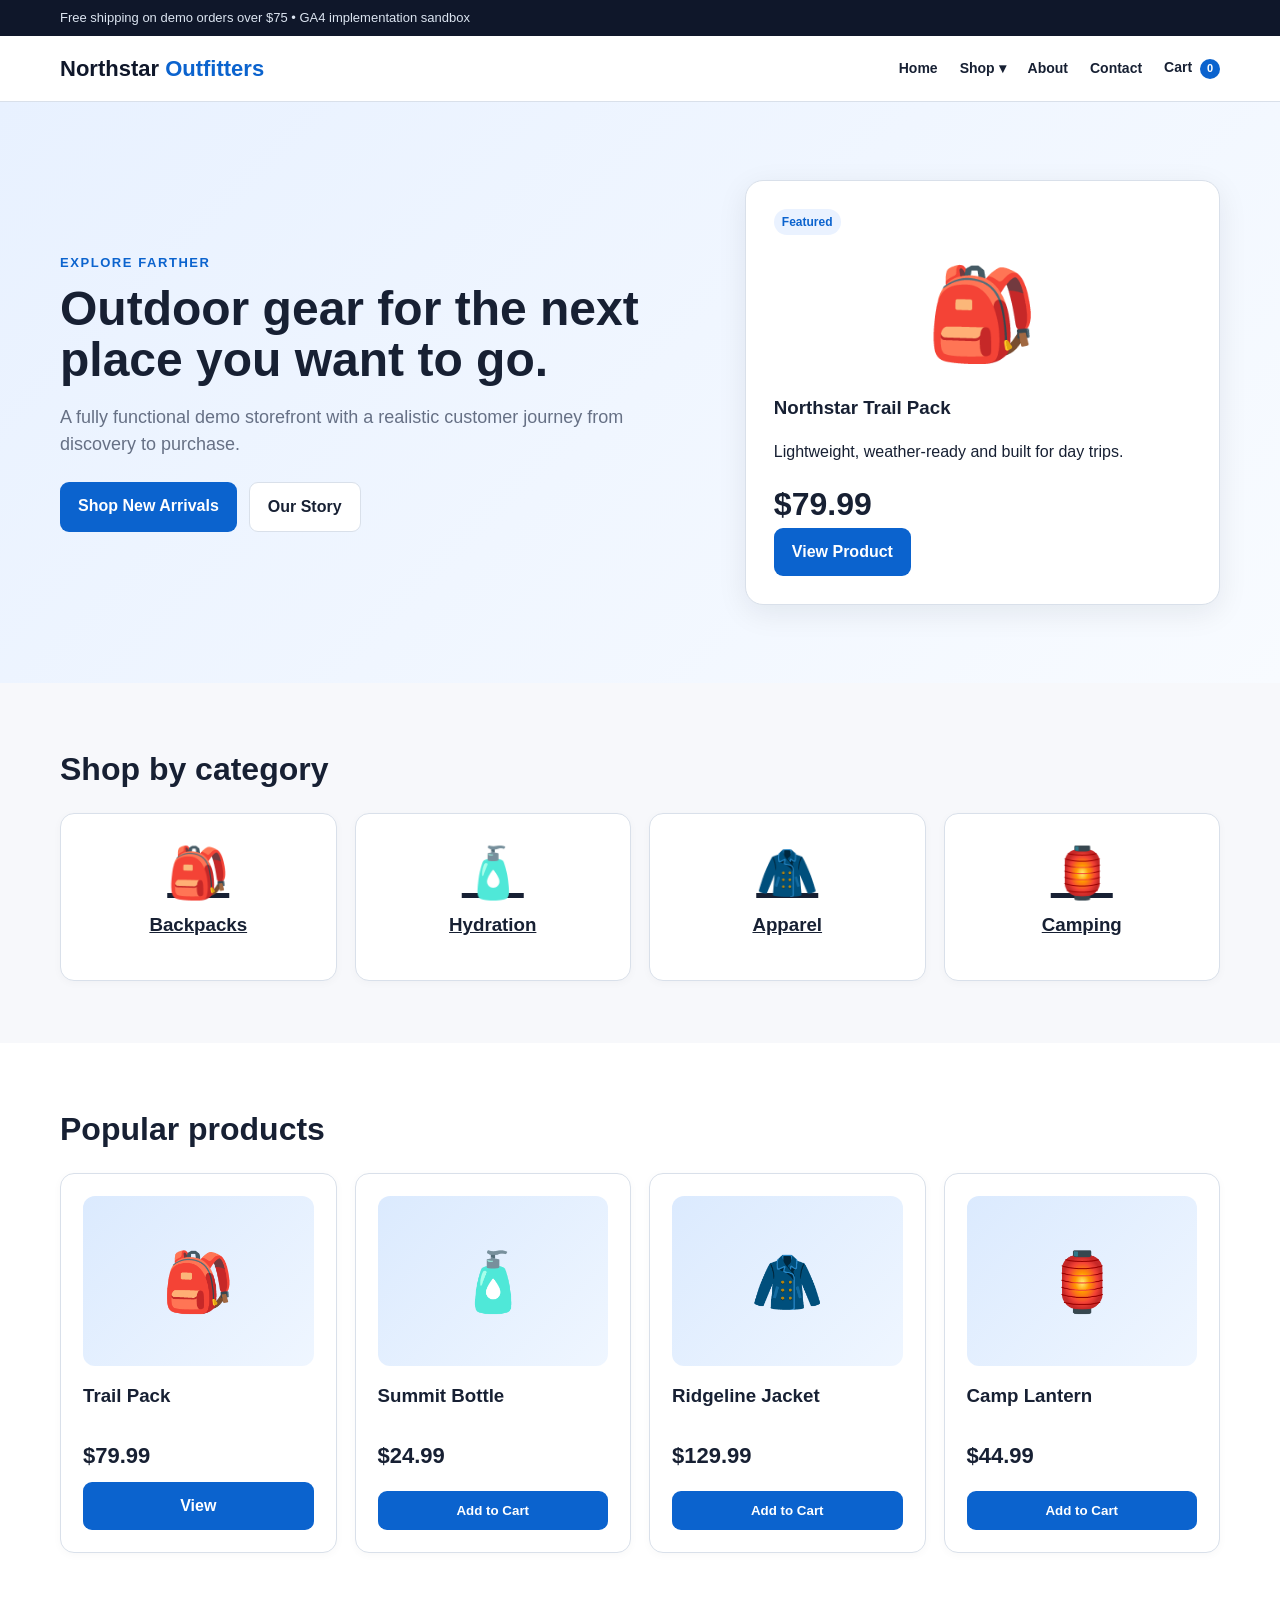
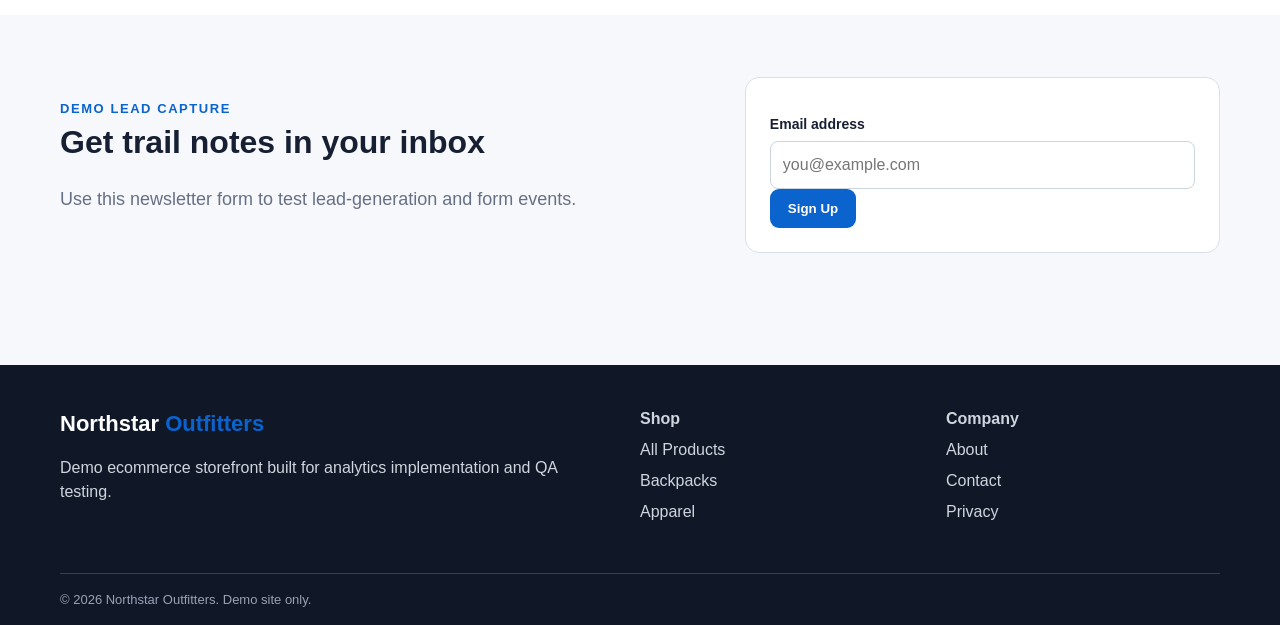
<file: index.html>
<!doctype html>
<html lang="en">
<head>
<meta charset="utf-8">
<meta name="viewport" content="width=device-width,initial-scale=1">
<title>Northstar Outfitters | Home</title>
<meta name="description" content="Northstar Outfitters analytics test website">
<link rel="stylesheet" href="styles.css">

<!-- ======================================================
 ANALYTICS PLACEHOLDER
 Option 1: paste a GTM container snippet here.
 Option 2: use the GA4 gtag snippet below.
 Replace G-XXXXXXXXXX and uncomment the script src/config lines.
======================================================= -->
<!-- Google tag (gtag.js) -->
<script async src="https://www.googletagmanager.com/gtag/js?id=G-RSYLNEF269"></script>
<script>
  window.dataLayer = window.dataLayer || [];
  function gtag(){dataLayer.push(arguments);}
  gtag('js', new Date());

  gtag('config', 'G-RSYLNEF269');
</script>

</head>
<body>

<div class="topbar"><div class="container">Free shipping on demo orders over $75 • GA4 implementation sandbox</div></div>
<header class="site-header">
  <div class="container header-main">
    <a class="brand" href="index.html" data-track="logo_click">Northstar <span>Outfitters</span></a>
    <nav class="main-nav" aria-label="Primary">
      <a href="index.html" data-track="nav_click">Home</a>
      <div class="nav-dropdown">
        <a href="shop.html" data-track="nav_click">Shop ▾</a>
        <div class="nav-dropdown-menu">
          <a href="shop.html?category=Backpacks" data-track="menu_category_click">Backpacks</a>
          <a href="shop.html?category=Hydration" data-track="menu_category_click">Hydration</a>
          <a href="shop.html?category=Apparel" data-track="menu_category_click">Apparel</a>
          <a href="shop.html?category=Camping" data-track="menu_category_click">Camping</a>
        </div>
      </div>
      <a href="about.html" data-track="nav_click">About</a>
      <a href="contact.html" data-track="nav_click">Contact</a>
      <a class="cart-link" href="cart.html" data-track="nav_cart_click">Cart <span class="cart-count">0</span></a>
    </nav>
  </div>
</header>


<main>
<section class="hero">
  <div class="container hero-grid">
    <div>
      <div class="eyebrow">Explore farther</div>
      <h1>Outdoor gear for the next place you want to go.</h1>
      <p class="lead">A fully functional demo storefront with a realistic customer journey from discovery to purchase.</p>
      <div class="actions">
        <a class="btn" href="shop.html?utm_source=demo&utm_medium=homepage&utm_campaign=fall_launch" data-track="hero_shop_click">Shop New Arrivals</a>
        <a class="btn secondary" href="about.html" data-track="hero_story_click">Our Story</a>
      </div>
    </div>
    <div class="hero-card">
      <span class="badge">Featured</span>
      <div style="font-size:90px;text-align:center;margin:12px 0">🎒</div>
      <h3>Northstar Trail Pack</h3>
      <p>Lightweight, weather-ready and built for day trips.</p>
      <div class="price">$79.99</div>
      <a class="btn" href="product-trail-pack.html" data-track="featured_product_click">View Product</a>
    </div>
  </div>
</section>

<section class="section">
  <div class="container">
    <h2>Shop by category</h2>
    <div class="grid-4">
      <a class="card center" href="shop.html?category=Backpacks" data-track="category_card_click"><div style="font-size:50px">🎒</div><h3>Backpacks</h3></a>
      <a class="card center" href="shop.html?category=Hydration" data-track="category_card_click"><div style="font-size:50px">🧴</div><h3>Hydration</h3></a>
      <a class="card center" href="shop.html?category=Apparel" data-track="category_card_click"><div style="font-size:50px">🧥</div><h3>Apparel</h3></a>
      <a class="card center" href="shop.html?category=Camping" data-track="category_card_click"><div style="font-size:50px">🏮</div><h3>Camping</h3></a>
    </div>
  </div>
</section>

<section class="section alt">
  <div class="container">
    <h2>Popular products</h2>
    <div class="grid-4">
      <div class="card product-card"><div class="product-art">🎒</div><h3>Trail Pack</h3><div class="price">$79.99</div><a class="btn" href="product-trail-pack.html" data-select-item="NSP-1001">View</a></div>
      <div class="card product-card"><div class="product-art">🧴</div><h3>Summit Bottle</h3><div class="price">$24.99</div><button class="btn" data-add-to-cart="NSB-2001">Add to Cart</button></div>
      <div class="card product-card"><div class="product-art">🧥</div><h3>Ridgeline Jacket</h3><div class="price">$129.99</div><button class="btn" data-add-to-cart="NSJ-3001">Add to Cart</button></div>
      <div class="card product-card"><div class="product-art">🏮</div><h3>Camp Lantern</h3><div class="price">$44.99</div><button class="btn" data-add-to-cart="NSL-4001">Add to Cart</button></div>
    </div>
  </div>
</section>

<section class="section">
  <div class="container hero-grid">
    <div>
      <div class="eyebrow">Demo lead capture</div>
      <h2>Get trail notes in your inbox</h2>
      <p class="lead">Use this newsletter form to test lead-generation and form events.</p>
    </div>
    <form id="newsletterForm">
      <label>Email address</label>
      <input type="email" required placeholder="you@example.com">
      <button class="btn" type="submit">Sign Up</button>
    </form>
  </div>
</section>
</main>


<footer class="footer">
  <div class="container footer-grid">
    <div>
      <div class="brand" style="color:white">Northstar <span>Outfitters</span></div>
      <p>Demo ecommerce storefront built for analytics implementation and QA testing.</p>
    </div>
    <div>
      <strong>Shop</strong>
      <a href="shop.html">All Products</a>
      <a href="shop.html?category=Backpacks">Backpacks</a>
      <a href="shop.html?category=Apparel">Apparel</a>
    </div>
    <div>
      <strong>Company</strong>
      <a href="about.html">About</a>
      <a href="contact.html">Contact</a>
      <a href="privacy.html">Privacy</a>
    </div>
  </div>
  <div class="container footer-bottom">© 2026 Northstar Outfitters. Demo site only.</div>
</footer>

<script src="app.js"></script>

<script>
document.addEventListener('DOMContentLoaded',()=>{
  trackEvent('view_item_list',{
    item_list_name:'Homepage Popular Products',
    items:Object.values(PRODUCTS).map(p=>analyticsItem(p))
  });
});
</script>

</body>
</html>
</file>
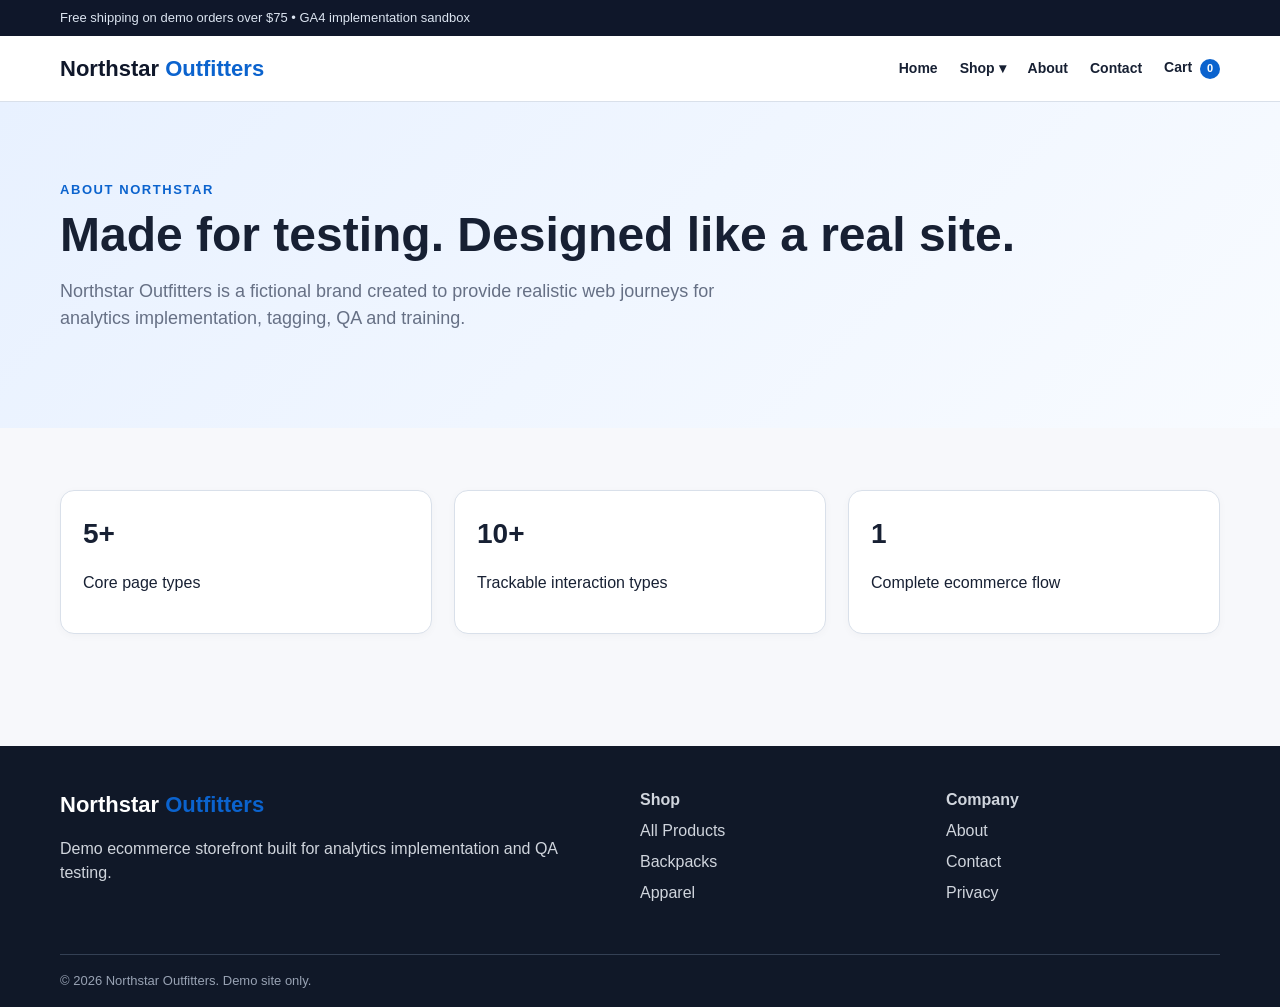
<file: about.html>
<!doctype html>
<html lang="en">
<head>
<meta charset="utf-8">
<meta name="viewport" content="width=device-width,initial-scale=1">
<title>About | Northstar Outfitters</title>
<meta name="description" content="Northstar Outfitters analytics test website">
<link rel="stylesheet" href="styles.css">

<!-- ======================================================
 ANALYTICS PLACEHOLDER
 Option 1: paste a GTM container snippet here.
 Option 2: use the GA4 gtag snippet below.
 Replace G-XXXXXXXXXX and uncomment the script src/config lines.
======================================================= -->
<!-- Google tag (gtag.js) -->
<script async src="https://www.googletagmanager.com/gtag/js?id=G-RSYLNEF269"></script>
<script>
  window.dataLayer = window.dataLayer || [];
  function gtag(){dataLayer.push(arguments);}
  gtag('js', new Date());

  gtag('config', 'G-RSYLNEF269');
</script>
</head>
<body>

<div class="topbar"><div class="container">Free shipping on demo orders over $75 • GA4 implementation sandbox</div></div>
<header class="site-header">
  <div class="container header-main">
    <a class="brand" href="index.html" data-track="logo_click">Northstar <span>Outfitters</span></a>
    <nav class="main-nav" aria-label="Primary">
      <a href="index.html" data-track="nav_click">Home</a>
      <div class="nav-dropdown">
        <a href="shop.html" data-track="nav_click">Shop ▾</a>
        <div class="nav-dropdown-menu">
          <a href="shop.html?category=Backpacks" data-track="menu_category_click">Backpacks</a>
          <a href="shop.html?category=Hydration" data-track="menu_category_click">Hydration</a>
          <a href="shop.html?category=Apparel" data-track="menu_category_click">Apparel</a>
          <a href="shop.html?category=Camping" data-track="menu_category_click">Camping</a>
        </div>
      </div>
      <a href="about.html" data-track="nav_click">About</a>
      <a href="contact.html" data-track="nav_click">Contact</a>
      <a class="cart-link" href="cart.html" data-track="nav_cart_click">Cart <span class="cart-count">0</span></a>
    </nav>
  </div>
</header>


<main>
<section class="hero"><div class="container">
  <div class="eyebrow">About Northstar</div>
  <h1>Made for testing. Designed like a real site.</h1>
  <p class="lead">Northstar Outfitters is a fictional brand created to provide realistic web journeys for analytics implementation, tagging, QA and training.</p>
</div></section>
<section class="section"><div class="container grid-3">
  <div class="card"><div class="kpi">5+</div><p>Core page types</p></div>
  <div class="card"><div class="kpi">10+</div><p>Trackable interaction types</p></div>
  <div class="card"><div class="kpi">1</div><p>Complete ecommerce flow</p></div>
</div></section>
</main>


<footer class="footer">
  <div class="container footer-grid">
    <div>
      <div class="brand" style="color:white">Northstar <span>Outfitters</span></div>
      <p>Demo ecommerce storefront built for analytics implementation and QA testing.</p>
    </div>
    <div>
      <strong>Shop</strong>
      <a href="shop.html">All Products</a>
      <a href="shop.html?category=Backpacks">Backpacks</a>
      <a href="shop.html?category=Apparel">Apparel</a>
    </div>
    <div>
      <strong>Company</strong>
      <a href="about.html">About</a>
      <a href="contact.html">Contact</a>
      <a href="privacy.html">Privacy</a>
    </div>
  </div>
  <div class="container footer-bottom">© 2026 Northstar Outfitters. Demo site only.</div>
</footer>

<script src="app.js"></script>

</body>
</html>
</file>
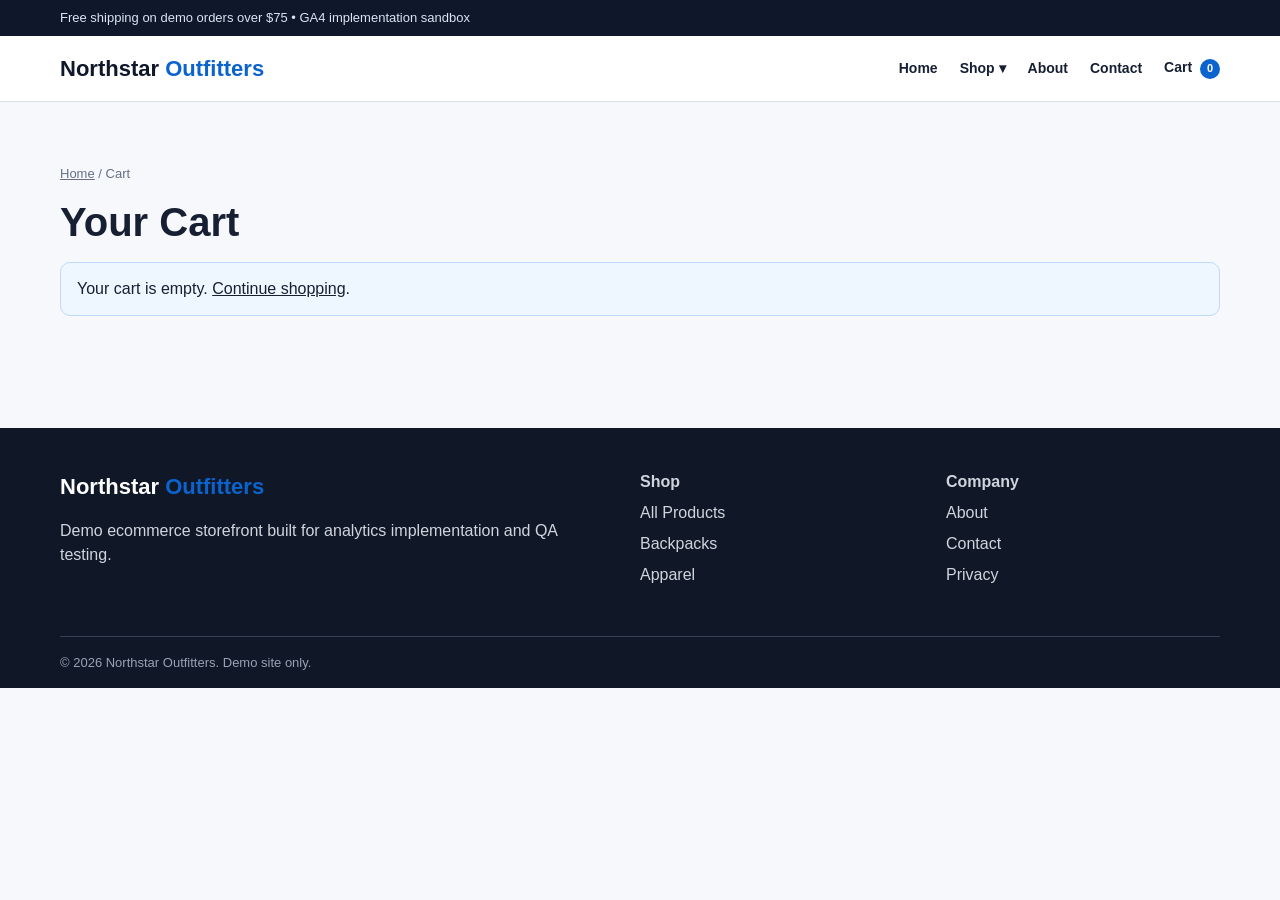
<file: cart.html>
<!doctype html>
<html lang="en">
<head>
<meta charset="utf-8">
<meta name="viewport" content="width=device-width,initial-scale=1">
<title>Cart | Northstar Outfitters</title>
<meta name="description" content="Northstar Outfitters analytics test website">
<link rel="stylesheet" href="styles.css">

<!-- ======================================================
 ANALYTICS PLACEHOLDER
 Option 1: paste a GTM container snippet here.
 Option 2: use the GA4 gtag snippet below.
 Replace G-XXXXXXXXXX and uncomment the script src/config lines.
======================================================= -->
<!-- Google tag (gtag.js) -->
<script async src="https://www.googletagmanager.com/gtag/js?id=G-RSYLNEF269"></script>
<script>
  window.dataLayer = window.dataLayer || [];
  function gtag(){dataLayer.push(arguments);}
  gtag('js', new Date());

  gtag('config', 'G-RSYLNEF269');
</script>
</head>
<body>

<div class="topbar"><div class="container">Free shipping on demo orders over $75 • GA4 implementation sandbox</div></div>
<header class="site-header">
  <div class="container header-main">
    <a class="brand" href="index.html" data-track="logo_click">Northstar <span>Outfitters</span></a>
    <nav class="main-nav" aria-label="Primary">
      <a href="index.html" data-track="nav_click">Home</a>
      <div class="nav-dropdown">
        <a href="shop.html" data-track="nav_click">Shop ▾</a>
        <div class="nav-dropdown-menu">
          <a href="shop.html?category=Backpacks" data-track="menu_category_click">Backpacks</a>
          <a href="shop.html?category=Hydration" data-track="menu_category_click">Hydration</a>
          <a href="shop.html?category=Apparel" data-track="menu_category_click">Apparel</a>
          <a href="shop.html?category=Camping" data-track="menu_category_click">Camping</a>
        </div>
      </div>
      <a href="about.html" data-track="nav_click">About</a>
      <a href="contact.html" data-track="nav_click">Contact</a>
      <a class="cart-link" href="cart.html" data-track="nav_cart_click">Cart <span class="cart-count">0</span></a>
    </nav>
  </div>
</header>


<main class="section">
  <div class="container">
    <div class="breadcrumbs"><a href="index.html">Home</a> / Cart</div>
    <h1 style="font-size:40px">Your Cart</h1>
    <div id="cartEmpty" class="notice hidden">Your cart is empty. <a href="shop.html">Continue shopping</a>.</div>
    <div id="cartContent" class="hidden">
      <table class="cart-table">
        <thead><tr><th>Product</th><th>Qty</th><th>Price</th><th></th></tr></thead>
        <tbody id="cartRows"></tbody>
      </table>
      <div class="cart-summary">
        <div class="summary-line"><span>Subtotal</span><strong id="subtotal">$0.00</strong></div>
        <div class="summary-line"><span>Shipping</span><span>Calculated at checkout</span></div>
        <div class="actions">
          <a class="btn" href="checkout.html" id="checkoutLink">Checkout</a>
          <a class="btn secondary" href="shop.html">Continue Shopping</a>
        </div>
      </div>
    </div>
  </div>
</main>


<footer class="footer">
  <div class="container footer-grid">
    <div>
      <div class="brand" style="color:white">Northstar <span>Outfitters</span></div>
      <p>Demo ecommerce storefront built for analytics implementation and QA testing.</p>
    </div>
    <div>
      <strong>Shop</strong>
      <a href="shop.html">All Products</a>
      <a href="shop.html?category=Backpacks">Backpacks</a>
      <a href="shop.html?category=Apparel">Apparel</a>
    </div>
    <div>
      <strong>Company</strong>
      <a href="about.html">About</a>
      <a href="contact.html">Contact</a>
      <a href="privacy.html">Privacy</a>
    </div>
  </div>
  <div class="container footer-bottom">© 2026 Northstar Outfitters. Demo site only.</div>
</footer>

<script src="app.js"></script>

<script>
function renderCart(){
  const cart=getCart();
  const empty=document.getElementById('cartEmpty');
  const content=document.getElementById('cartContent');
  if(!cart.length){empty.classList.remove('hidden');content.classList.add('hidden');return;}
  empty.classList.add('hidden');content.classList.remove('hidden');
  const rows=document.getElementById('cartRows'); rows.innerHTML='';
  let subtotal=0;
  cart.forEach(i=>{
    const p=PRODUCTS[i.id]; subtotal+=p.price*i.qty;
    const tr=document.createElement('tr');
    tr.innerHTML=`<td>${p.icon} <strong>${p.name}</strong><br><span class="small">${p.id}</span></td>
      <td><input style="width:70px" type="number" min="1" max="10" value="${i.qty}" data-qty="${p.id}"></td>
      <td>${money(p.price*i.qty)}</td>
      <td><button class="btn danger" data-remove="${p.id}">Remove</button></td>`;
    rows.appendChild(tr);
  });
  document.getElementById('subtotal').textContent=money(subtotal);

  document.querySelectorAll('[data-remove]').forEach(btn=>btn.onclick=()=>{removeFromCart(btn.dataset.remove);renderCart();});
  document.querySelectorAll('[data-qty]').forEach(inp=>inp.onchange=()=>{
    const cart=getCart(); const item=cart.find(i=>i.id===inp.dataset.qty); item.qty=Math.max(1,parseInt(inp.value||'1',10)); saveCart(cart); renderCart();
    trackEvent('update_cart_quantity',{item_id:item.id,quantity:item.qty});
  });

  const items=cart.map(i=>analyticsItem(PRODUCTS[i.id],i.qty));
  trackEvent('view_cart',{currency:'USD',value:subtotal,items});
}
document.addEventListener('DOMContentLoaded',()=>{
  renderCart();
  const link=document.getElementById('checkoutLink');
  if(link) link.addEventListener('click',()=>trackEvent('begin_checkout_click',{cart_size:getCart().length}));
});
</script>

</body>
</html>
</file>
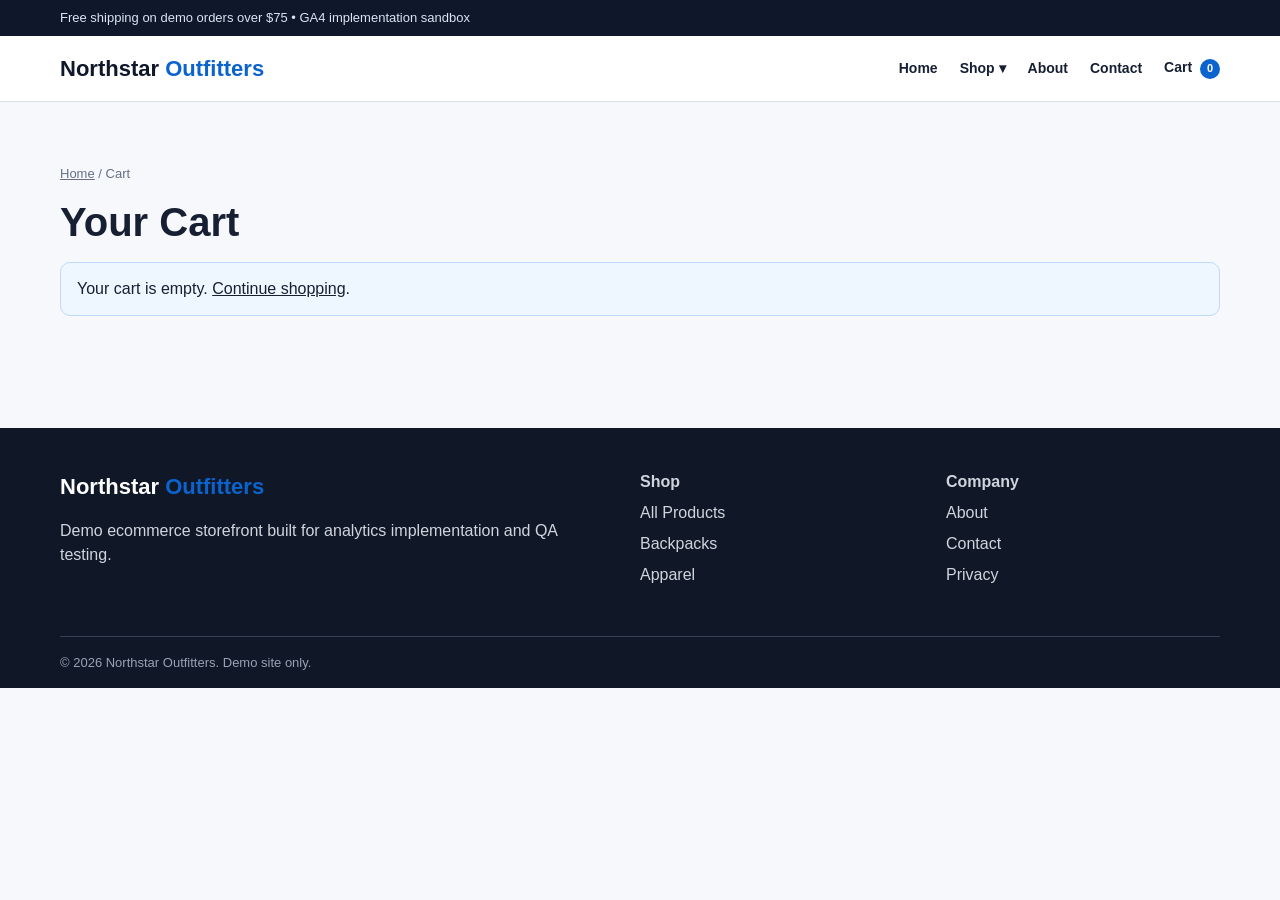
<file: checkout.html>
<!doctype html>
<html lang="en">
<head>
<meta charset="utf-8">
<meta name="viewport" content="width=device-width,initial-scale=1">
<title>Checkout | Northstar Outfitters</title>
<meta name="description" content="Northstar Outfitters analytics test website">
<link rel="stylesheet" href="styles.css">

<!-- ======================================================
 ANALYTICS PLACEHOLDER
 Option 1: paste a GTM container snippet here.
 Option 2: use the GA4 gtag snippet below.
 Replace G-XXXXXXXXXX and uncomment the script src/config lines.
======================================================= -->
<!-- Google tag (gtag.js) -->
<script async src="https://www.googletagmanager.com/gtag/js?id=G-RSYLNEF269"></script>
<script>
  window.dataLayer = window.dataLayer || [];
  function gtag(){dataLayer.push(arguments);}
  gtag('js', new Date());

  gtag('config', 'G-RSYLNEF269');
</script>
</head>
<body>

<div class="topbar"><div class="container">Free shipping on demo orders over $75 • GA4 implementation sandbox</div></div>
<header class="site-header">
  <div class="container header-main">
    <a class="brand" href="index.html" data-track="logo_click">Northstar <span>Outfitters</span></a>
    <nav class="main-nav" aria-label="Primary">
      <a href="index.html" data-track="nav_click">Home</a>
      <div class="nav-dropdown">
        <a href="shop.html" data-track="nav_click">Shop ▾</a>
        <div class="nav-dropdown-menu">
          <a href="shop.html?category=Backpacks" data-track="menu_category_click">Backpacks</a>
          <a href="shop.html?category=Hydration" data-track="menu_category_click">Hydration</a>
          <a href="shop.html?category=Apparel" data-track="menu_category_click">Apparel</a>
          <a href="shop.html?category=Camping" data-track="menu_category_click">Camping</a>
        </div>
      </div>
      <a href="about.html" data-track="nav_click">About</a>
      <a href="contact.html" data-track="nav_click">Contact</a>
      <a class="cart-link" href="cart.html" data-track="nav_cart_click">Cart <span class="cart-count">0</span></a>
    </nav>
  </div>
</header>


<main class="section">
  <div class="container">
    <div class="breadcrumbs"><a href="index.html">Home</a> / <a href="cart.html">Cart</a> / Checkout</div>
    <h1 style="font-size:40px">Checkout</h1>
    <div class="product-layout">
      <form id="checkoutForm">
        <h2 style="font-size:24px">Shipping details</h2>
        <div class="form-row">
          <div><label>First name</label><input name="firstName" required></div>
          <div><label>Last name</label><input name="lastName" required></div>
        </div>
        <label>Email</label><input type="email" name="email" required>
        <label>Address</label><input name="address" required>
        <div class="form-row">
          <div><label>City</label><input name="city" required></div>
          <div><label>State</label><select name="state" required><option value="">Select</option><option>IL</option><option>WI</option><option>IN</option><option>CA</option><option>NY</option></select></div>
        </div>
        <div class="form-row">
          <div><label>ZIP</label><input name="zip" required pattern="[0-9]{5}"></div>
          <div><label>Shipping</label><select id="shipping"><option value="0">Standard - Free</option><option value="12.99">Express - $12.99</option></select></div>
        </div>

        <h2 style="font-size:24px;margin-top:28px">Payment</h2>
        <label>Card number</label><input required inputmode="numeric" placeholder="4242 4242 4242 4242">
        <div class="form-row">
          <div><label>Expiration</label><input required placeholder="12/29"></div>
          <div><label>CVV</label><input required placeholder="123"></div>
        </div>
        <p class="small">Demo only. Payment data is not transmitted anywhere.</p>
        <button class="btn" type="submit">Place Order</button>
      </form>

      <div class="card">
        <h2 style="font-size:24px">Order summary</h2>
        <div id="checkoutItems"></div>
        <hr>
        <div class="summary-line"><span>Subtotal</span><span id="coSubtotal">$0.00</span></div>
        <div class="summary-line"><span>Shipping</span><span id="coShipping">$0.00</span></div>
        <div class="summary-line total"><span>Total</span><span id="coTotal">$0.00</span></div>
      </div>
    </div>
  </div>
</main>


<footer class="footer">
  <div class="container footer-grid">
    <div>
      <div class="brand" style="color:white">Northstar <span>Outfitters</span></div>
      <p>Demo ecommerce storefront built for analytics implementation and QA testing.</p>
    </div>
    <div>
      <strong>Shop</strong>
      <a href="shop.html">All Products</a>
      <a href="shop.html?category=Backpacks">Backpacks</a>
      <a href="shop.html?category=Apparel">Apparel</a>
    </div>
    <div>
      <strong>Company</strong>
      <a href="about.html">About</a>
      <a href="contact.html">Contact</a>
      <a href="privacy.html">Privacy</a>
    </div>
  </div>
  <div class="container footer-bottom">© 2026 Northstar Outfitters. Demo site only.</div>
</footer>

<script src="app.js"></script>

<script>
let checkoutSubtotal=0;

function renderCheckout(){
  const cart=getCart();
  if(!cart.length){ location.href='cart.html'; return; }
  const box=document.getElementById('checkoutItems');
  box.innerHTML=''; checkoutSubtotal=0;
  cart.forEach(i=>{
    const p=PRODUCTS[i.id];
    checkoutSubtotal += p.price*i.qty;
    box.innerHTML += `<div class="summary-line"><span>${p.name} × ${i.qty}</span><span>${money(p.price*i.qty)}</span></div>`;
  });
  updateTotal();
  trackEvent('begin_checkout',{
    currency:'USD',
    value:checkoutSubtotal,
    items:cart.map(i=>analyticsItem(PRODUCTS[i.id],i.qty))
  });
}
function updateTotal(){
  const shipping=Number(document.getElementById('shipping').value||0);
  document.getElementById('coSubtotal').textContent=money(checkoutSubtotal);
  document.getElementById('coShipping').textContent=money(shipping);
  document.getElementById('coTotal').textContent=money(checkoutSubtotal+shipping);
}
document.addEventListener('DOMContentLoaded',()=>{
  renderCheckout();
  document.getElementById('shipping').addEventListener('change',e=>{
    updateTotal();
    trackEvent('add_shipping_info',{shipping_tier:e.target.options[e.target.selectedIndex].text});
  });

  document.getElementById('checkoutForm').addEventListener('submit',e=>{
    e.preventDefault();
    if(!e.target.reportValidity()) return;
    const cart=getCart();
    const shipping=Number(document.getElementById('shipping').value||0);
    const order={
      transaction_id:'NS-'+Date.now(),
      subtotal:checkoutSubtotal,
      shipping:shipping,
      total:checkoutSubtotal+shipping,
      items:cart.map(i=>({...analyticsItem(PRODUCTS[i.id],i.qty)}))
    };
    sessionStorage.setItem('lastOrder',JSON.stringify(order));
    trackEvent('add_payment_info',{payment_type:'demo_card',currency:'USD',value:order.total,items:order.items});
    location.href='thank-you.html';
  });
});
</script>

</body>
</html>
</file>
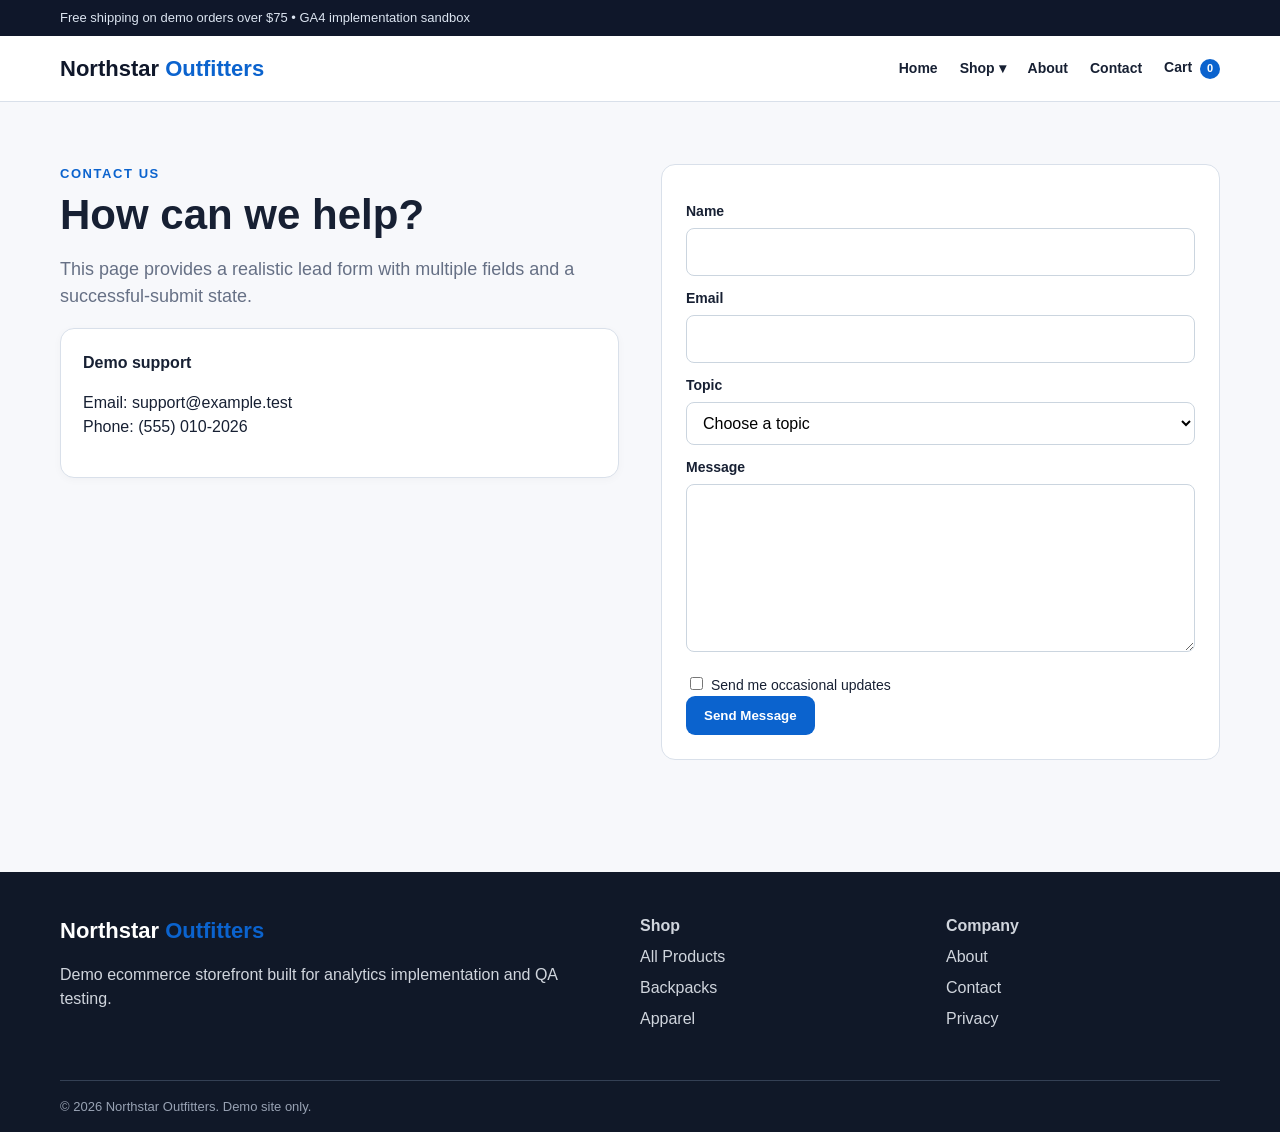
<file: contact.html>
<!doctype html>
<html lang="en">
<head>
<meta charset="utf-8">
<meta name="viewport" content="width=device-width,initial-scale=1">
<title>Contact | Northstar Outfitters</title>
<meta name="description" content="Northstar Outfitters analytics test website">
<link rel="stylesheet" href="styles.css">

<!-- ======================================================
 ANALYTICS PLACEHOLDER
 Option 1: paste a GTM container snippet here.
 Option 2: use the GA4 gtag snippet below.
 Replace G-XXXXXXXXXX and uncomment the script src/config lines.
======================================================= -->
<!-- Google tag (gtag.js) -->
<script async src="https://www.googletagmanager.com/gtag/js?id=G-RSYLNEF269"></script>
<script>
  window.dataLayer = window.dataLayer || [];
  function gtag(){dataLayer.push(arguments);}
  gtag('js', new Date());

  gtag('config', 'G-RSYLNEF269');
</script>
</head>
<body>

<div class="topbar"><div class="container">Free shipping on demo orders over $75 • GA4 implementation sandbox</div></div>
<header class="site-header">
  <div class="container header-main">
    <a class="brand" href="index.html" data-track="logo_click">Northstar <span>Outfitters</span></a>
    <nav class="main-nav" aria-label="Primary">
      <a href="index.html" data-track="nav_click">Home</a>
      <div class="nav-dropdown">
        <a href="shop.html" data-track="nav_click">Shop ▾</a>
        <div class="nav-dropdown-menu">
          <a href="shop.html?category=Backpacks" data-track="menu_category_click">Backpacks</a>
          <a href="shop.html?category=Hydration" data-track="menu_category_click">Hydration</a>
          <a href="shop.html?category=Apparel" data-track="menu_category_click">Apparel</a>
          <a href="shop.html?category=Camping" data-track="menu_category_click">Camping</a>
        </div>
      </div>
      <a href="about.html" data-track="nav_click">About</a>
      <a href="contact.html" data-track="nav_click">Contact</a>
      <a class="cart-link" href="cart.html" data-track="nav_cart_click">Cart <span class="cart-count">0</span></a>
    </nav>
  </div>
</header>


<main class="section">
  <div class="container product-layout">
    <div>
      <div class="eyebrow">Contact us</div>
      <h1 style="font-size:42px">How can we help?</h1>
      <p class="lead">This page provides a realistic lead form with multiple fields and a successful-submit state.</p>
      <div class="card">
        <strong>Demo support</strong>
        <p>Email: support@example.test<br>Phone: (555) 010-2026</p>
      </div>
    </div>
    <form id="contactForm">
      <label>Name</label><input name="name" required>
      <label>Email</label><input type="email" name="email" required>
      <label>Topic</label>
      <select name="topic" required>
        <option value="">Choose a topic</option>
        <option>Order question</option>
        <option>Product question</option>
        <option>Returns</option>
        <option>General inquiry</option>
      </select>
      <label>Message</label><textarea name="message" rows="6" required></textarea>
      <label style="font-weight:400"><input type="checkbox" style="width:auto;margin-right:8px">Send me occasional updates</label>
      <button class="btn" type="submit">Send Message</button>
      <div id="contactSuccess" class="success hidden" style="margin-top:16px">Thanks — your demo message was submitted.</div>
    </form>
  </div>
</main>


<footer class="footer">
  <div class="container footer-grid">
    <div>
      <div class="brand" style="color:white">Northstar <span>Outfitters</span></div>
      <p>Demo ecommerce storefront built for analytics implementation and QA testing.</p>
    </div>
    <div>
      <strong>Shop</strong>
      <a href="shop.html">All Products</a>
      <a href="shop.html?category=Backpacks">Backpacks</a>
      <a href="shop.html?category=Apparel">Apparel</a>
    </div>
    <div>
      <strong>Company</strong>
      <a href="about.html">About</a>
      <a href="contact.html">Contact</a>
      <a href="privacy.html">Privacy</a>
    </div>
  </div>
  <div class="container footer-bottom">© 2026 Northstar Outfitters. Demo site only.</div>
</footer>

<script src="app.js"></script>

<script>
document.addEventListener('DOMContentLoaded',()=>{
  document.getElementById('contactForm').addEventListener('submit',e=>{
    e.preventDefault();
    if(!e.target.reportValidity()) return;
    const topic=e.target.topic.value;
    trackEvent('generate_lead',{form_name:'contact_form',lead_type:topic});
    trackEvent('form_submit',{form_name:'contact_form',form_topic:topic});
    document.getElementById('contactSuccess').classList.remove('hidden');
    e.target.reset();
  });
});
</script>

</body>
</html>
</file>
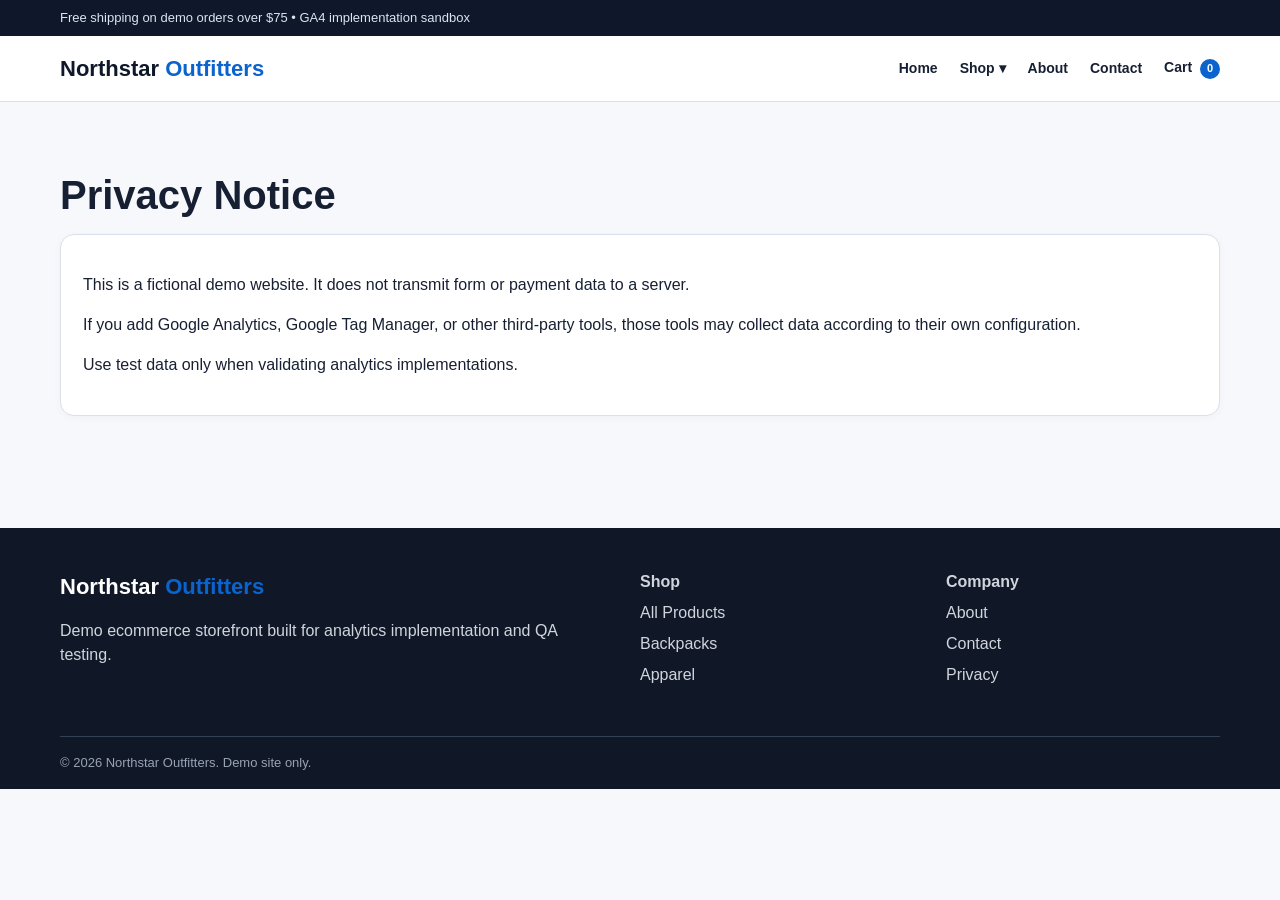
<file: privacy.html>
<!doctype html>
<html lang="en">
<head>
<meta charset="utf-8">
<meta name="viewport" content="width=device-width,initial-scale=1">
<title>Privacy | Northstar Outfitters</title>
<meta name="description" content="Northstar Outfitters analytics test website">
<link rel="stylesheet" href="styles.css">

<!-- ======================================================
 ANALYTICS PLACEHOLDER
 Option 1: paste a GTM container snippet here.
 Option 2: use the GA4 gtag snippet below.
 Replace G-XXXXXXXXXX and uncomment the script src/config lines.
======================================================= -->
<!-- Google tag (gtag.js) -->
<script async src="https://www.googletagmanager.com/gtag/js?id=G-RSYLNEF269"></script>
<script>
  window.dataLayer = window.dataLayer || [];
  function gtag(){dataLayer.push(arguments);}
  gtag('js', new Date());

  gtag('config', 'G-RSYLNEF269');
</script>
</head>
<body>

<div class="topbar"><div class="container">Free shipping on demo orders over $75 • GA4 implementation sandbox</div></div>
<header class="site-header">
  <div class="container header-main">
    <a class="brand" href="index.html" data-track="logo_click">Northstar <span>Outfitters</span></a>
    <nav class="main-nav" aria-label="Primary">
      <a href="index.html" data-track="nav_click">Home</a>
      <div class="nav-dropdown">
        <a href="shop.html" data-track="nav_click">Shop ▾</a>
        <div class="nav-dropdown-menu">
          <a href="shop.html?category=Backpacks" data-track="menu_category_click">Backpacks</a>
          <a href="shop.html?category=Hydration" data-track="menu_category_click">Hydration</a>
          <a href="shop.html?category=Apparel" data-track="menu_category_click">Apparel</a>
          <a href="shop.html?category=Camping" data-track="menu_category_click">Camping</a>
        </div>
      </div>
      <a href="about.html" data-track="nav_click">About</a>
      <a href="contact.html" data-track="nav_click">Contact</a>
      <a class="cart-link" href="cart.html" data-track="nav_cart_click">Cart <span class="cart-count">0</span></a>
    </nav>
  </div>
</header>


<main class="section"><div class="container">
<h1 style="font-size:40px">Privacy Notice</h1>
<div class="card">
<p>This is a fictional demo website. It does not transmit form or payment data to a server.</p>
<p>If you add Google Analytics, Google Tag Manager, or other third-party tools, those tools may collect data according to their own configuration.</p>
<p>Use test data only when validating analytics implementations.</p>
</div>
</div></main>


<footer class="footer">
  <div class="container footer-grid">
    <div>
      <div class="brand" style="color:white">Northstar <span>Outfitters</span></div>
      <p>Demo ecommerce storefront built for analytics implementation and QA testing.</p>
    </div>
    <div>
      <strong>Shop</strong>
      <a href="shop.html">All Products</a>
      <a href="shop.html?category=Backpacks">Backpacks</a>
      <a href="shop.html?category=Apparel">Apparel</a>
    </div>
    <div>
      <strong>Company</strong>
      <a href="about.html">About</a>
      <a href="contact.html">Contact</a>
      <a href="privacy.html">Privacy</a>
    </div>
  </div>
  <div class="container footer-bottom">© 2026 Northstar Outfitters. Demo site only.</div>
</footer>

<script src="app.js"></script>

</body>
</html>
</file>
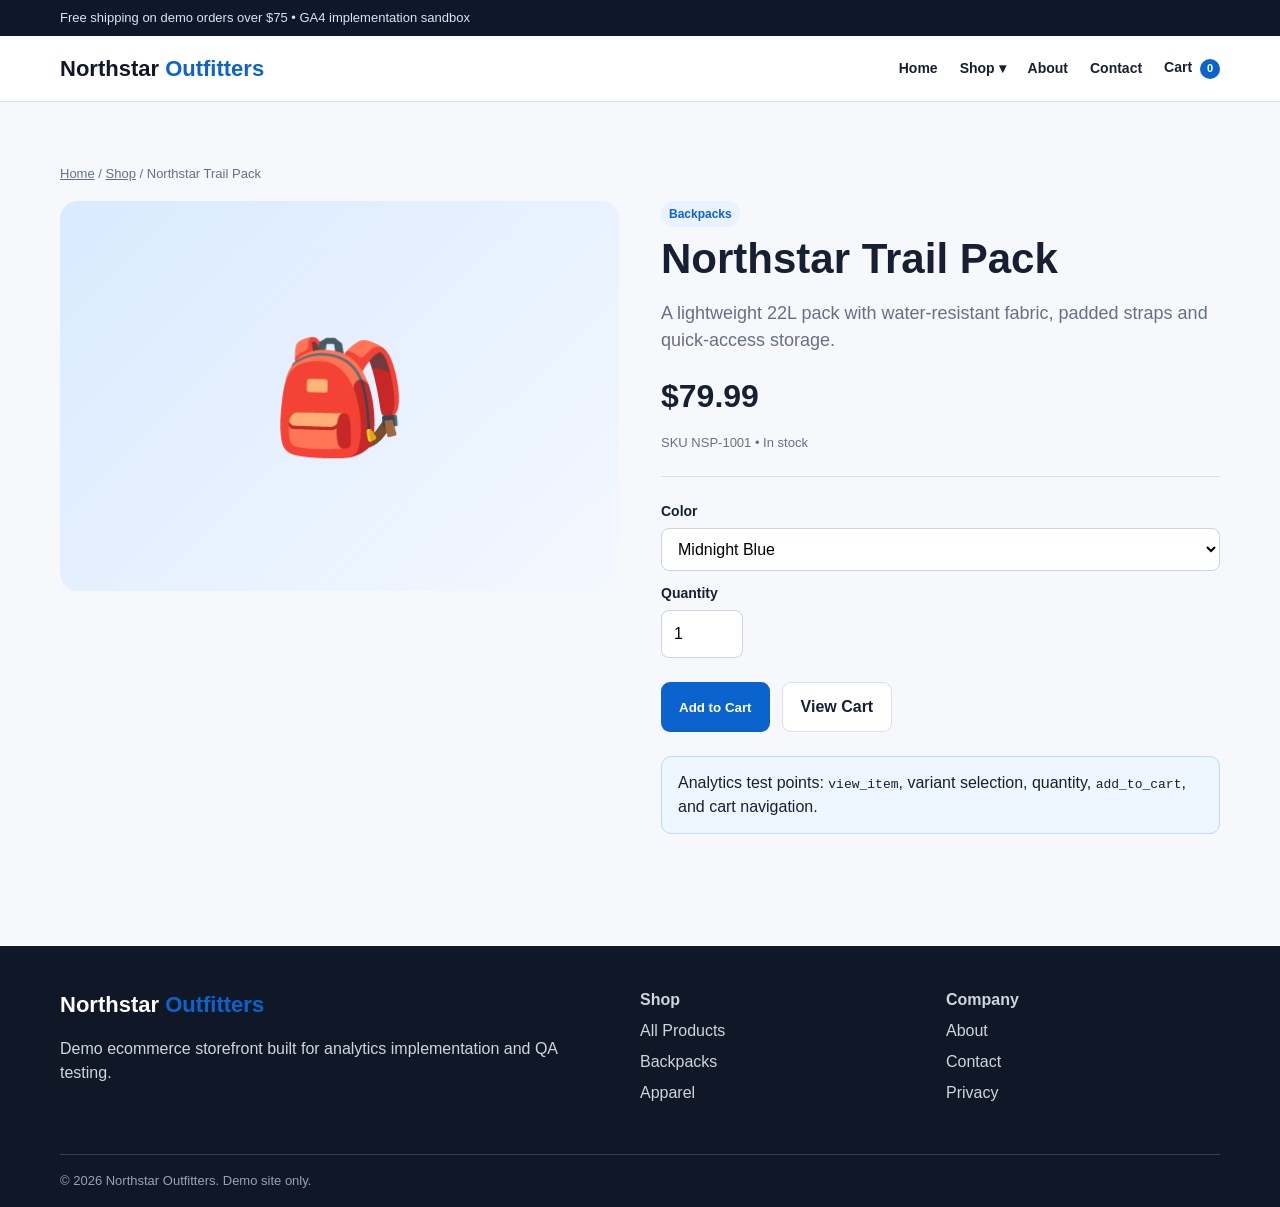
<file: product-trail-pack.html>
<!doctype html>
<html lang="en">
<head>
<meta charset="utf-8">
<meta name="viewport" content="width=device-width,initial-scale=1">
<title>Northstar Trail Pack | Northstar Outfitters</title>
<meta name="description" content="Northstar Outfitters analytics test website">
<link rel="stylesheet" href="styles.css">

<!-- ======================================================
 ANALYTICS PLACEHOLDER
 Option 1: paste a GTM container snippet here.
 Option 2: use the GA4 gtag snippet below.
 Replace G-XXXXXXXXXX and uncomment the script src/config lines.
======================================================= -->
<!-- Google tag (gtag.js) -->
<script async src="https://www.googletagmanager.com/gtag/js?id=G-RSYLNEF269"></script>
<script>
  window.dataLayer = window.dataLayer || [];
  function gtag(){dataLayer.push(arguments);}
  gtag('js', new Date());

  gtag('config', 'G-RSYLNEF269');
</script>
</head>
<body>

<div class="topbar"><div class="container">Free shipping on demo orders over $75 • GA4 implementation sandbox</div></div>
<header class="site-header">
  <div class="container header-main">
    <a class="brand" href="index.html" data-track="logo_click">Northstar <span>Outfitters</span></a>
    <nav class="main-nav" aria-label="Primary">
      <a href="index.html" data-track="nav_click">Home</a>
      <div class="nav-dropdown">
        <a href="shop.html" data-track="nav_click">Shop ▾</a>
        <div class="nav-dropdown-menu">
          <a href="shop.html?category=Backpacks" data-track="menu_category_click">Backpacks</a>
          <a href="shop.html?category=Hydration" data-track="menu_category_click">Hydration</a>
          <a href="shop.html?category=Apparel" data-track="menu_category_click">Apparel</a>
          <a href="shop.html?category=Camping" data-track="menu_category_click">Camping</a>
        </div>
      </div>
      <a href="about.html" data-track="nav_click">About</a>
      <a href="contact.html" data-track="nav_click">Contact</a>
      <a class="cart-link" href="cart.html" data-track="nav_cart_click">Cart <span class="cart-count">0</span></a>
    </nav>
  </div>
</header>


<main class="section">
  <div class="container">
    <div class="breadcrumbs"><a href="index.html">Home</a> / <a href="shop.html">Shop</a> / Northstar Trail Pack</div>
    <div class="product-layout">
      <div class="product-hero-art">🎒</div>
      <div>
        <span class="badge">Backpacks</span>
        <h1 style="font-size:42px">Northstar Trail Pack</h1>
        <p class="lead">A lightweight 22L pack with water-resistant fabric, padded straps and quick-access storage.</p>
        <div class="price">$79.99</div>
        <p class="small">SKU NSP-1001 • In stock</p>
        <hr>
        <label>Color</label>
        <select id="colorSelect">
          <option>Midnight Blue</option>
          <option>Forest Green</option>
          <option>Stone Gray</option>
        </select>
        <div class="qty-row">
          <div>
            <label>Quantity</label>
            <input id="qty" type="number" min="1" max="5" value="1">
          </div>
        </div>
        <div class="actions">
          <button class="btn" id="addDetailed">Add to Cart</button>
          <a class="btn secondary" href="cart.html" data-track="view_cart_click">View Cart</a>
        </div>
        <div class="notice" style="margin-top:24px">
          Analytics test points: <code>view_item</code>, variant selection, quantity, <code>add_to_cart</code>, and cart navigation.
        </div>
      </div>
    </div>
  </div>
</main>


<footer class="footer">
  <div class="container footer-grid">
    <div>
      <div class="brand" style="color:white">Northstar <span>Outfitters</span></div>
      <p>Demo ecommerce storefront built for analytics implementation and QA testing.</p>
    </div>
    <div>
      <strong>Shop</strong>
      <a href="shop.html">All Products</a>
      <a href="shop.html?category=Backpacks">Backpacks</a>
      <a href="shop.html?category=Apparel">Apparel</a>
    </div>
    <div>
      <strong>Company</strong>
      <a href="about.html">About</a>
      <a href="contact.html">Contact</a>
      <a href="privacy.html">Privacy</a>
    </div>
  </div>
  <div class="container footer-bottom">© 2026 Northstar Outfitters. Demo site only.</div>
</footer>

<script src="app.js"></script>

<script>
document.addEventListener('DOMContentLoaded',()=>{
  const p=PRODUCTS['NSP-1001'];
  trackEvent('view_item',{currency:'USD',value:p.price,items:[analyticsItem(p)]});

  document.getElementById('colorSelect').addEventListener('change',e=>{
    trackEvent('select_item_variant',{item_id:p.id,variant:e.target.value});
  });

  document.getElementById('addDetailed').addEventListener('click',()=>{
    const qty=Math.max(1,parseInt(document.getElementById('qty').value||'1',10));
    addToCart(p.id,qty);
    alert('Added to cart.');
  });
});
</script>

</body>
</html>
</file>
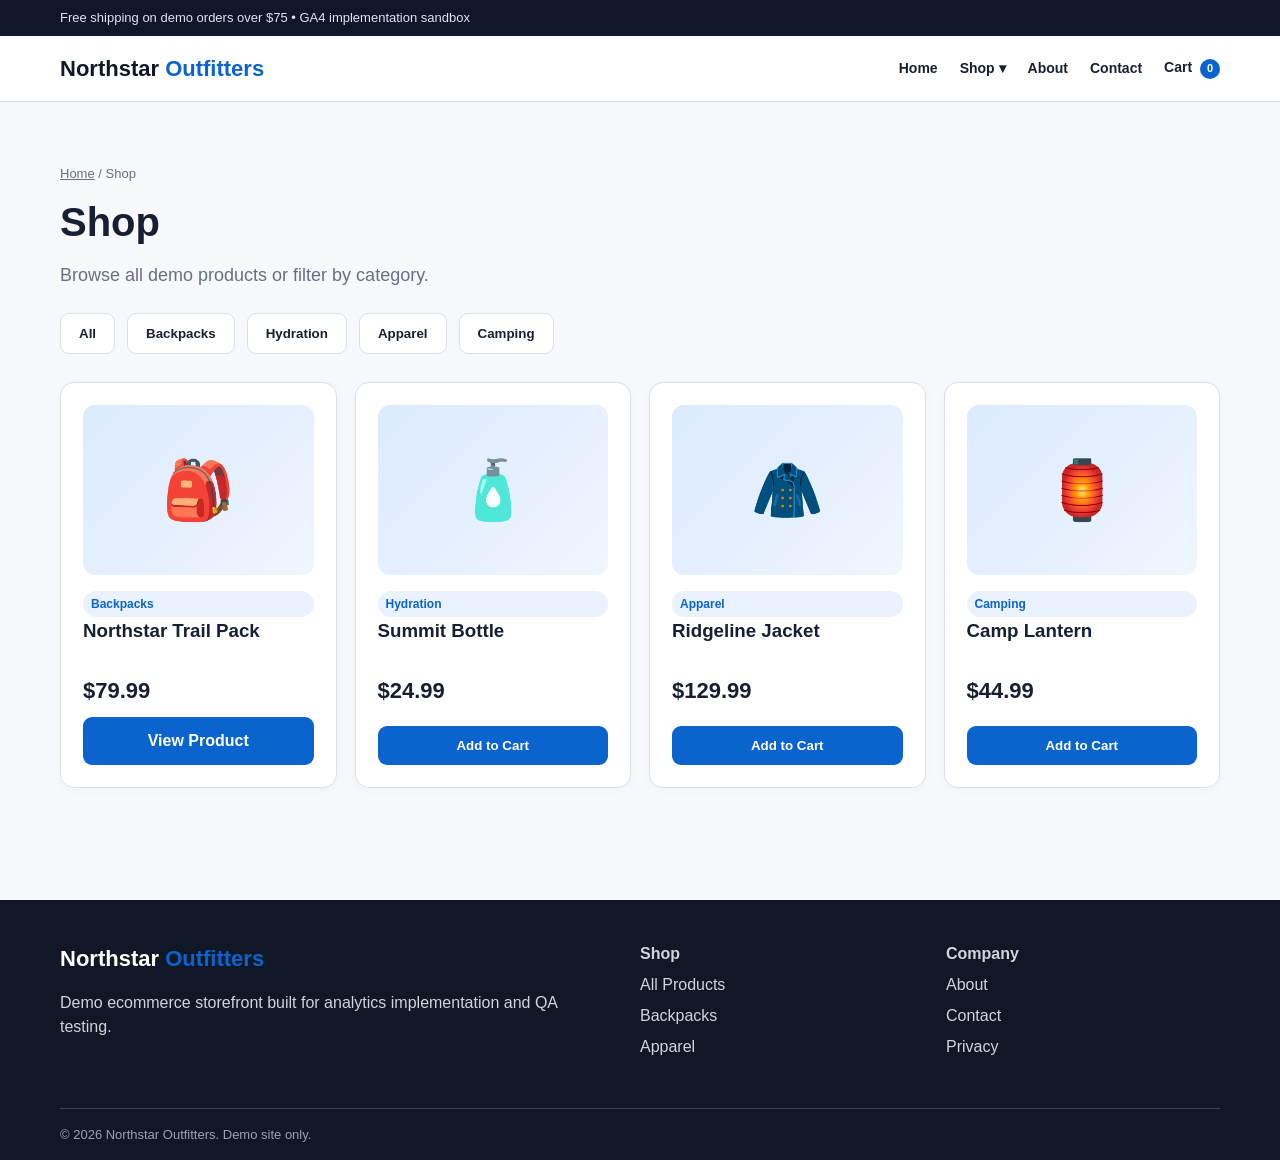
<file: shop.html>
<!doctype html>
<html lang="en">
<head>
<meta charset="utf-8">
<meta name="viewport" content="width=device-width,initial-scale=1">
<title>Shop | Northstar Outfitters</title>
<meta name="description" content="Northstar Outfitters analytics test website">
<link rel="stylesheet" href="styles.css">

<!-- ======================================================
 ANALYTICS PLACEHOLDER
 Option 1: paste a GTM container snippet here.
 Option 2: use the GA4 gtag snippet below.
 Replace G-XXXXXXXXXX and uncomment the script src/config lines.
======================================================= -->
<!-- Google tag (gtag.js) -->
<script async src="https://www.googletagmanager.com/gtag/js?id=G-RSYLNEF269"></script>
<script>
  window.dataLayer = window.dataLayer || [];
  function gtag(){dataLayer.push(arguments);}
  gtag('js', new Date());

  gtag('config', 'G-RSYLNEF269');
</script>
</head>
<body>

<div class="topbar"><div class="container">Free shipping on demo orders over $75 • GA4 implementation sandbox</div></div>
<header class="site-header">
  <div class="container header-main">
    <a class="brand" href="index.html" data-track="logo_click">Northstar <span>Outfitters</span></a>
    <nav class="main-nav" aria-label="Primary">
      <a href="index.html" data-track="nav_click">Home</a>
      <div class="nav-dropdown">
        <a href="shop.html" data-track="nav_click">Shop ▾</a>
        <div class="nav-dropdown-menu">
          <a href="shop.html?category=Backpacks" data-track="menu_category_click">Backpacks</a>
          <a href="shop.html?category=Hydration" data-track="menu_category_click">Hydration</a>
          <a href="shop.html?category=Apparel" data-track="menu_category_click">Apparel</a>
          <a href="shop.html?category=Camping" data-track="menu_category_click">Camping</a>
        </div>
      </div>
      <a href="about.html" data-track="nav_click">About</a>
      <a href="contact.html" data-track="nav_click">Contact</a>
      <a class="cart-link" href="cart.html" data-track="nav_cart_click">Cart <span class="cart-count">0</span></a>
    </nav>
  </div>
</header>


<main class="section">
  <div class="container">
    <div class="breadcrumbs"><a href="index.html">Home</a> / Shop</div>
    <h1 style="font-size:40px">Shop</h1>
    <p class="lead">Browse all demo products or filter by category.</p>
    <div class="actions" id="categoryFilters">
      <button class="btn secondary" data-cat="All">All</button>
      <button class="btn secondary" data-cat="Backpacks">Backpacks</button>
      <button class="btn secondary" data-cat="Hydration">Hydration</button>
      <button class="btn secondary" data-cat="Apparel">Apparel</button>
      <button class="btn secondary" data-cat="Camping">Camping</button>
    </div>
    <div class="grid-4" id="productGrid" style="margin-top:28px"></div>
  </div>
</main>


<footer class="footer">
  <div class="container footer-grid">
    <div>
      <div class="brand" style="color:white">Northstar <span>Outfitters</span></div>
      <p>Demo ecommerce storefront built for analytics implementation and QA testing.</p>
    </div>
    <div>
      <strong>Shop</strong>
      <a href="shop.html">All Products</a>
      <a href="shop.html?category=Backpacks">Backpacks</a>
      <a href="shop.html?category=Apparel">Apparel</a>
    </div>
    <div>
      <strong>Company</strong>
      <a href="about.html">About</a>
      <a href="contact.html">Contact</a>
      <a href="privacy.html">Privacy</a>
    </div>
  </div>
  <div class="container footer-bottom">© 2026 Northstar Outfitters. Demo site only.</div>
</footer>

<script src="app.js"></script>

<script>
function renderProducts(category='All'){
  const grid=document.getElementById('productGrid');
  grid.innerHTML='';
  const visible=Object.values(PRODUCTS).filter(p=>category==='All'||p.category===category);
  visible.forEach(p=>{
    const div=document.createElement('div');
    div.className='card product-card';
    div.innerHTML=`
      <div class="product-art">${p.icon}</div>
      <span class="badge">${p.category}</span>
      <h3>${p.name}</h3>
      <div class="price">${money(p.price)}</div>
      ${p.id==='NSP-1001'
        ? `<a class="btn" href="product-trail-pack.html" data-select-item="${p.id}">View Product</a>`
        : `<button class="btn" data-add-to-cart="${p.id}">Add to Cart</button>`}
    `;
    grid.appendChild(div);
  });

  document.querySelectorAll('[data-add-to-cart]').forEach(btn=>{
    btn.addEventListener('click',()=>addToCart(btn.dataset.addToCart,1));
  });
  document.querySelectorAll('[data-select-item]').forEach(el=>{
    el.addEventListener('click',()=>{
      const p=PRODUCTS[el.dataset.selectItem];
      trackEvent('select_item',{item_list_name:'Shop Listing',items:[analyticsItem(p)]});
    });
  });

  trackEvent('view_item_list',{item_list_name:category==='All'?'All Products':category,items:visible.map(p=>analyticsItem(p))});
}

document.addEventListener('DOMContentLoaded',()=>{
  const params=new URLSearchParams(location.search);
  const initial=params.get('category')||'All';
  renderProducts(initial);
  document.querySelectorAll('[data-cat]').forEach(btn=>{
    btn.addEventListener('click',()=>{
      const cat=btn.dataset.cat;
      history.replaceState({},'',cat==='All'?'shop.html':'shop.html?category='+encodeURIComponent(cat));
      trackEvent('filter_products',{filter_name:'category',filter_value:cat});
      renderProducts(cat);
    });
  });
});
</script>

</body>
</html>
</file>
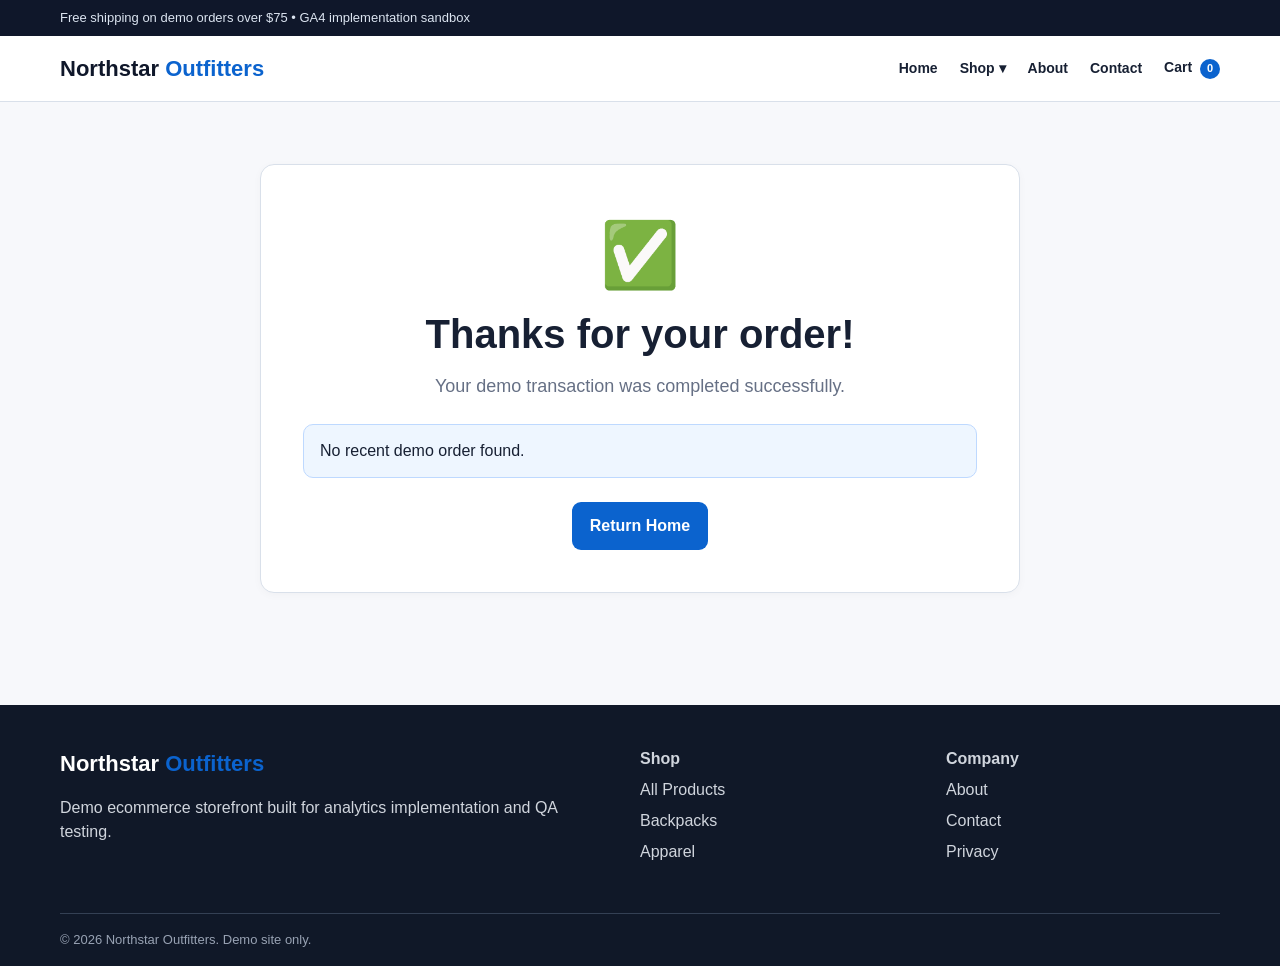
<file: thank-you.html>
<!doctype html>
<html lang="en">
<head>
<meta charset="utf-8">
<meta name="viewport" content="width=device-width,initial-scale=1">
<title>Order Complete | Northstar Outfitters</title>
<meta name="description" content="Northstar Outfitters analytics test website">
<link rel="stylesheet" href="styles.css">

<!-- ======================================================
 ANALYTICS PLACEHOLDER
 Option 1: paste a GTM container snippet here.
 Option 2: use the GA4 gtag snippet below.
 Replace G-XXXXXXXXXX and uncomment the script src/config lines.
======================================================= -->
<!-- Google tag (gtag.js) -->
<script async src="https://www.googletagmanager.com/gtag/js?id=G-RSYLNEF269"></script>
<script>
  window.dataLayer = window.dataLayer || [];
  function gtag(){dataLayer.push(arguments);}
  gtag('js', new Date());

  gtag('config', 'G-RSYLNEF269');
</script>

</head>
<body>

<div class="topbar"><div class="container">Free shipping on demo orders over $75 • GA4 implementation sandbox</div></div>
<header class="site-header">
  <div class="container header-main">
    <a class="brand" href="index.html" data-track="logo_click">Northstar <span>Outfitters</span></a>
    <nav class="main-nav" aria-label="Primary">
      <a href="index.html" data-track="nav_click">Home</a>
      <div class="nav-dropdown">
        <a href="shop.html" data-track="nav_click">Shop ▾</a>
        <div class="nav-dropdown-menu">
          <a href="shop.html?category=Backpacks" data-track="menu_category_click">Backpacks</a>
          <a href="shop.html?category=Hydration" data-track="menu_category_click">Hydration</a>
          <a href="shop.html?category=Apparel" data-track="menu_category_click">Apparel</a>
          <a href="shop.html?category=Camping" data-track="menu_category_click">Camping</a>
        </div>
      </div>
      <a href="about.html" data-track="nav_click">About</a>
      <a href="contact.html" data-track="nav_click">Contact</a>
      <a class="cart-link" href="cart.html" data-track="nav_cart_click">Cart <span class="cart-count">0</span></a>
    </nav>
  </div>
</header>


<main class="section">
  <div class="container">
    <div class="card center" style="max-width:760px;margin:auto;padding:42px">
      <div style="font-size:64px">✅</div>
      <h1 style="font-size:40px">Thanks for your order!</h1>
      <p class="lead">Your demo transaction was completed successfully.</p>
      <div id="orderDetails" class="notice" style="text-align:left;margin:24px 0"></div>
      <a class="btn" href="index.html" data-track="return_home_click">Return Home</a>
    </div>
  </div>
</main>


<footer class="footer">
  <div class="container footer-grid">
    <div>
      <div class="brand" style="color:white">Northstar <span>Outfitters</span></div>
      <p>Demo ecommerce storefront built for analytics implementation and QA testing.</p>
    </div>
    <div>
      <strong>Shop</strong>
      <a href="shop.html">All Products</a>
      <a href="shop.html?category=Backpacks">Backpacks</a>
      <a href="shop.html?category=Apparel">Apparel</a>
    </div>
    <div>
      <strong>Company</strong>
      <a href="about.html">About</a>
      <a href="contact.html">Contact</a>
      <a href="privacy.html">Privacy</a>
    </div>
  </div>
  <div class="container footer-bottom">© 2026 Northstar Outfitters. Demo site only.</div>
</footer>

<script src="app.js"></script>

<script>
document.addEventListener('DOMContentLoaded',()=>{
  const order=JSON.parse(sessionStorage.getItem('lastOrder')||'null');
  if(!order){
    document.getElementById('orderDetails').innerHTML='No recent demo order found.';
    return;
  }
  document.getElementById('orderDetails').innerHTML=
    `<strong>Order:</strong> ${order.transaction_id}<br>
     <strong>Total:</strong> ${money(order.total)}<br>
     <strong>Items:</strong> ${order.items.map(i=>i.item_name+' × '+i.quantity).join(', ')}`;

  trackEvent('purchase',{
    transaction_id:order.transaction_id,
    currency:'USD',
    value:order.total,
    shipping:order.shipping,
    items:order.items
  });
  clearCart();
  sessionStorage.removeItem('lastOrder');
});
</script>

</body>
</html>
</file>
<file: styles.css>
:root{
  --bg:#f7f8fb;
  --surface:#ffffff;
  --surface-2:#eef2f7;
  --text:#172033;
  --muted:#667085;
  --line:#d9e0ea;
  --brand:#0b63ce;
  --brand-dark:#084a9b;
  --success:#137a4b;
  --danger:#b42318;
  --shadow:0 8px 30px rgba(16,24,40,.08);
}
*{box-sizing:border-box}
html{scroll-behavior:smooth}
body{margin:0;font-family:Arial,Helvetica,sans-serif;background:var(--bg);color:var(--text);line-height:1.5}
a{color:inherit}
img{max-width:100%}
.container{width:min(1160px,calc(100% - 36px));margin:auto}
.site-header{background:#fff;border-bottom:1px solid var(--line);position:sticky;top:0;z-index:20}
.topbar{background:#0f172a;color:#dbe4f0;font-size:13px;padding:8px 0}
.header-main{display:flex;align-items:center;justify-content:space-between;gap:24px;padding:16px 0}
.brand{font-weight:800;font-size:22px;text-decoration:none;color:#0f172a}
.brand span{color:var(--brand)}
.main-nav{display:flex;align-items:center;gap:22px}
.main-nav a{text-decoration:none;font-weight:600;font-size:14px}
.nav-dropdown{position:relative}
.nav-dropdown-menu{display:none;position:absolute;top:28px;left:0;background:#fff;border:1px solid var(--line);border-radius:10px;padding:10px;min-width:210px;box-shadow:var(--shadow)}
.nav-dropdown:hover .nav-dropdown-menu{display:block}
.nav-dropdown-menu a{display:block;padding:9px 10px;border-radius:7px}
.nav-dropdown-menu a:hover{background:var(--surface-2)}
.cart-link{position:relative}
.cart-count{display:inline-flex;align-items:center;justify-content:center;min-width:20px;height:20px;padding:0 5px;border-radius:10px;background:var(--brand);color:#fff;font-size:11px;margin-left:4px}
.hero{background:linear-gradient(135deg,#e8f1ff,#f8fbff);padding:78px 0}
.hero-grid{display:grid;grid-template-columns:1.15fr .85fr;gap:42px;align-items:center}
.eyebrow{font-size:13px;text-transform:uppercase;letter-spacing:.12em;color:var(--brand);font-weight:700}
h1{font-size:48px;line-height:1.07;margin:10px 0 18px}
h2{font-size:32px;margin:0 0 20px}
h3{margin-top:0}
.lead{font-size:18px;color:var(--muted);max-width:720px}
.btn{display:inline-block;border:none;border-radius:9px;background:var(--brand);color:#fff;padding:12px 18px;text-decoration:none;font-weight:700;cursor:pointer}
.btn:hover{background:var(--brand-dark)}
.btn.secondary{background:#fff;color:var(--text);border:1px solid var(--line)}
.btn.danger{background:var(--danger)}
.actions{display:flex;gap:12px;flex-wrap:wrap;margin-top:24px}
.section{padding:62px 0}
.section.alt{background:#fff}
.grid-3{display:grid;grid-template-columns:repeat(3,1fr);gap:22px}
.grid-4{display:grid;grid-template-columns:repeat(4,1fr);gap:18px}
.card{background:#fff;border:1px solid var(--line);border-radius:14px;padding:22px;box-shadow:0 2px 8px rgba(16,24,40,.03)}
.product-card{display:flex;flex-direction:column}
.product-art{height:170px;border-radius:12px;background:linear-gradient(135deg,#dbeafe,#eff6ff);display:flex;align-items:center;justify-content:center;font-size:58px;margin-bottom:16px}
.product-card .price{font-size:22px;font-weight:800;margin:10px 0}
.product-card .btn{margin-top:auto;text-align:center}
.badge{display:inline-block;font-size:12px;font-weight:700;padding:4px 8px;border-radius:999px;background:#eaf2ff;color:var(--brand)}
.breadcrumbs{font-size:13px;color:var(--muted);margin-bottom:18px}
.product-layout{display:grid;grid-template-columns:1fr 1fr;gap:42px;align-items:start}
.product-hero-art{min-height:390px;border-radius:18px;background:linear-gradient(135deg,#d9eaff,#f4f8ff);display:flex;align-items:center;justify-content:center;font-size:110px}
.price{font-size:32px;font-weight:800}
.qty-row{display:flex;gap:10px;align-items:center}
.qty-row input{width:82px}
form{background:#fff;border:1px solid var(--line);border-radius:14px;padding:24px}
label{display:block;font-weight:700;font-size:14px;margin-top:12px}
input,select,textarea{width:100%;padding:11px 12px;border:1px solid #cbd5df;border-radius:8px;font:inherit;background:#fff;margin-top:6px}
input:focus,select:focus,textarea:focus{outline:2px solid #bed9ff;border-color:var(--brand)}
.form-row{display:grid;grid-template-columns:1fr 1fr;gap:16px}
.notice{padding:14px 16px;border-radius:10px;background:#eef6ff;border:1px solid #bed9ff}
.success{padding:14px 16px;border-radius:10px;background:#ecfdf3;border:1px solid #abefc6;color:#05603a}
.error{padding:14px 16px;border-radius:10px;background:#fff1f0;border:1px solid #fda29b;color:#912018}
.cart-table{width:100%;border-collapse:collapse;background:#fff;border:1px solid var(--line);border-radius:14px;overflow:hidden}
.cart-table th,.cart-table td{padding:14px;text-align:left;border-bottom:1px solid var(--line)}
.cart-table th{background:#f8fafc}
.cart-summary{margin-left:auto;width:min(420px,100%);background:#fff;border:1px solid var(--line);border-radius:14px;padding:22px;margin-top:22px}
.summary-line{display:flex;justify-content:space-between;padding:7px 0}
.summary-line.total{font-size:20px;font-weight:800;border-top:1px solid var(--line);margin-top:8px;padding-top:14px}
.footer{background:#101828;color:#d0d5dd;margin-top:50px}
.footer-grid{display:grid;grid-template-columns:2fr 1fr 1fr;gap:32px;padding:42px 0}
.footer a{color:#d0d5dd;text-decoration:none;display:block;margin:7px 0}
.footer-bottom{border-top:1px solid #344054;padding:16px 0;font-size:13px;color:#98a2b3}
.kpi{font-size:28px;font-weight:800}
.center{text-align:center}
.hidden{display:none!important}
.small{font-size:13px;color:var(--muted)}
.hero-card{background:#fff;border:1px solid var(--line);border-radius:18px;padding:28px;box-shadow:var(--shadow)}
hr{border:none;border-top:1px solid var(--line);margin:24px 0}
@media(max-width:900px){
  .hero-grid,.product-layout,.grid-4,.grid-3,.footer-grid{grid-template-columns:1fr 1fr}
  .main-nav{gap:12px;flex-wrap:wrap}
}
@media(max-width:650px){
  .hero-grid,.product-layout,.grid-4,.grid-3,.footer-grid,.form-row{grid-template-columns:1fr}
  h1{font-size:38px}
  .header-main{align-items:flex-start;flex-direction:column}
  .main-nav{width:100%;justify-content:space-between}
}
</file>
